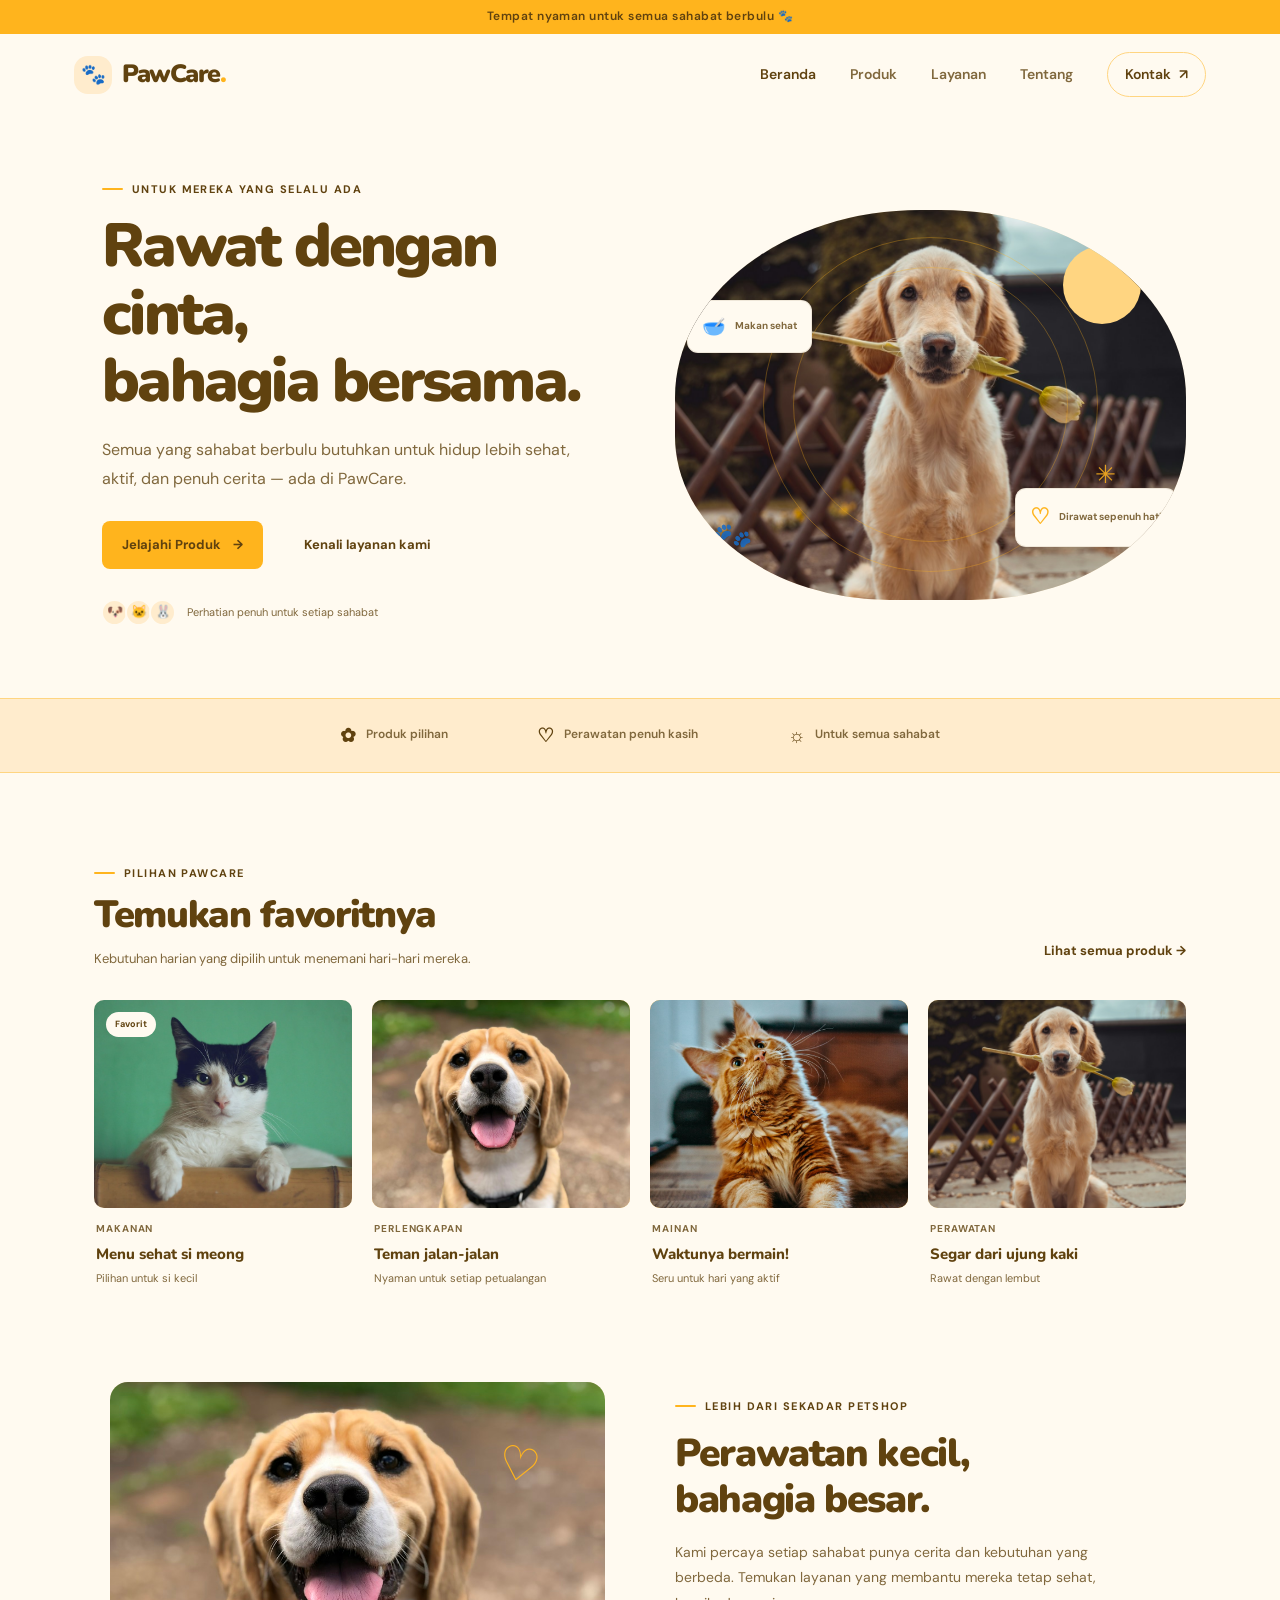
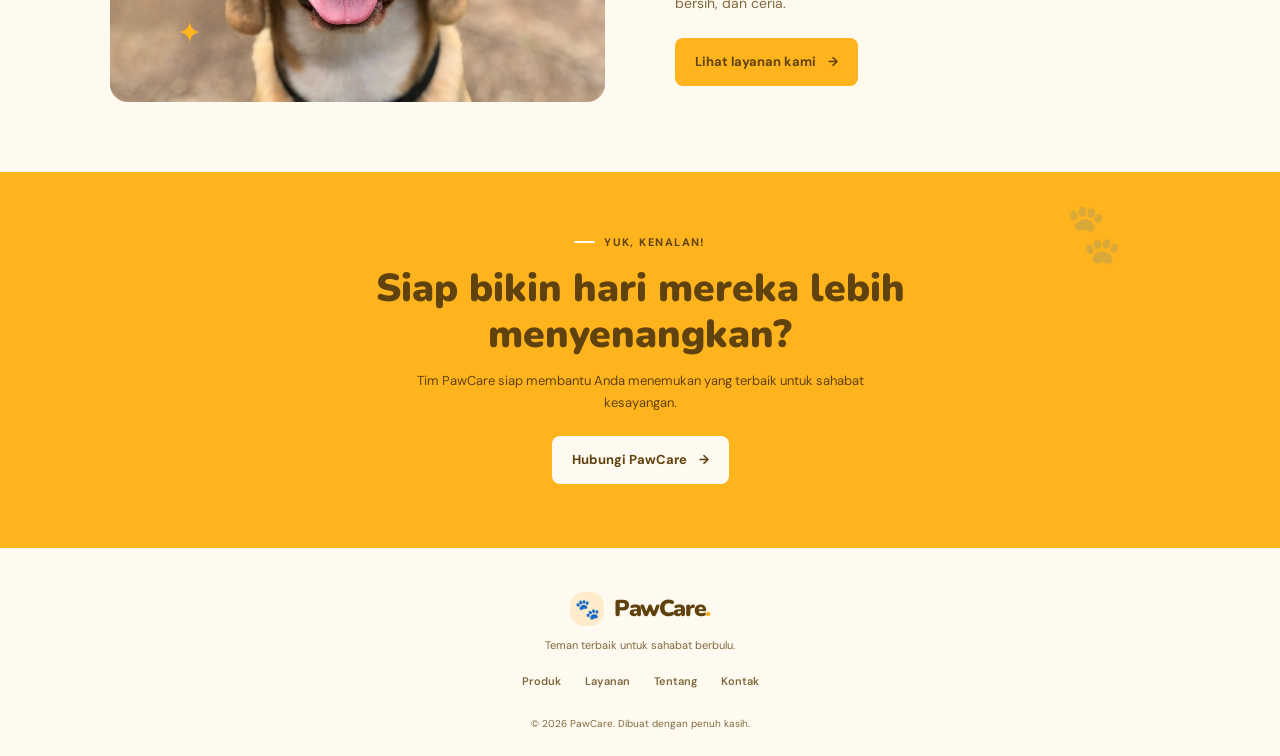
<file: index.html>
<!doctype html>
<html lang="id">
  <head>
    <meta charset="UTF-8" />
    <meta name="viewport" content="width=device-width, initial-scale=1.0" />
    <meta
      name="description"
      content="PawCare adalah petshop untuk kebutuhan harian, perawatan, dan kebahagiaan hewan kesayangan Anda."
    />
    <title>PawCare — Teman Terbaik Hewan Kesayangan</title>
    <link rel="preconnect" href="https://fonts.googleapis.com" />
    <link rel="preconnect" href="https://fonts.gstatic.com" crossorigin />
    <link
      href="https://fonts.googleapis.com/css2?family=DM+Sans:wght@400;500;600;700&family=Nunito:wght@600;700;800;900&display=swap"
      rel="stylesheet"
    />
    <link rel="stylesheet" href="styles.css" />
    <script src="js/script.js" defer></script>
  </head>
  <body>
    <div class="announcement">Tempat nyaman untuk semua sahabat berbulu 🐾</div>
    <header class="site-header">
      <a class="brand" href="index.html" aria-label="PawCare, beranda">
        <span class="brand-mark" aria-hidden="true">🐾</span>
        <span>PawCare<span class="brand-period">.</span></span>
      </a>
      <button
        class="menu-toggle"
        type="button"
        aria-expanded="false"
        aria-controls="primary-nav"
      >
        <span class="sr-only">Buka menu</span>
        <span></span><span></span><span></span>
      </button>
      <nav class="primary-nav" id="primary-nav" aria-label="Navigasi utama">
        <a class="active" href="index.html" aria-current="page">Beranda</a>
        <a href="produk.html">Produk</a>
        <a href="layanan.html">Layanan</a>
        <a href="tentang.html">Tentang</a>
        <a class="nav-contact" href="kontak.html"
          >Kontak <span aria-hidden="true">↗</span></a
        >
      </nav>
    </header>

    <main>
      <section class="hero">
        <div class="hero-copy">
          <p class="eyebrow"><span></span> Untuk mereka yang selalu ada</p>
          <h1>Rawat dengan cinta,<br /><span>bahagia bersama.</span></h1>
          <p class="hero-description">
            Semua yang sahabat berbulu butuhkan untuk hidup lebih sehat, aktif,
            dan penuh cerita — ada di PawCare.
          </p>
          <div class="hero-actions">
            <a class="button button-primary" href="produk.html"
              >Jelajahi Produk <span aria-hidden="true">→</span></a
            >
            <a class="button button-text" href="layanan.html"
              >Kenali layanan kami</a
            >
          </div>
          <div class="hero-note">
            <span class="note-avatars" aria-hidden="true"
              ><span>🐶</span><span>🐱</span><span>🐰</span></span
            >
            <span>Perhatian penuh untuk setiap sahabat</span>
          </div>
        </div>
        <div class="hero-art">
          <img
            class="hero-photo"
            src="img/anjing-golden.jpg"
            alt="Anjing golden retriever sedang duduk santai di luar ruangan"
          />
          <div class="hero-sun"></div>
          <div class="hero-circle circle-one"></div>
          <div class="hero-circle circle-two"></div>
          <span class="hero-spark spark-one">✦</span>
          <span class="hero-spark spark-two">✳</span>
          <div class="floating-tag tag-food">
            <span>🥣</span><span>Makan sehat</span>
          </div>
          <div class="floating-tag tag-love">
            <span>♡</span><span>Dirawat sepenuh hati</span>
          </div>
          <span class="hero-paw" aria-hidden="true">🐾</span>
        </div>
      </section>

      <section class="benefit-strip" aria-label="Keunggulan PawCare">
        <div>
          <span class="benefit-icon">✿</span><span>Produk pilihan</span>
        </div>
        <div>
          <span class="benefit-icon">♡</span><span>Perawatan penuh kasih</span>
        </div>
        <div>
          <span class="benefit-icon">☼</span><span>Untuk semua sahabat</span>
        </div>
      </section>

      <section class="section section-products">
        <div class="section-heading">
          <div>
            <p class="eyebrow"><span></span> Pilihan PawCare</p>
            <h2>Temukan favoritnya</h2>
            <p class="section-intro">
              Kebutuhan harian yang dipilih untuk menemani hari-hari mereka.
            </p>
          </div>
          <a class="text-link" href="produk.html"
            >Lihat semua produk <span aria-hidden="true">→</span></a
          >
        </div>
        <div class="product-grid">
          <article class="product-card">
            <a
              class="product-image product-peach"
              href="produk.html"
              aria-label="Lihat makanan kucing"
              ><img
                src="img/kucing-rumahan.jpg"
                alt="Kucing hitam putih sedang bersantai"
                loading="lazy"
              /><span class="product-badge">Favorit</span></a
            >
            <div class="product-details">
              <p class="product-category">Makanan</p>
              <h3>Menu sehat si meong</h3>
              <p class="product-price">Pilihan untuk si kecil</p>
            </div>
          </article>
          <article class="product-card">
            <a
              class="product-image product-mint"
              href="produk.html"
              aria-label="Lihat perlengkapan anjing"
              ><img
                src="img/anjing-ceria.jpg"
                alt="Anjing ceria melihat ke arah kamera"
                loading="lazy"
            /></a>
            <div class="product-details">
              <p class="product-category">Perlengkapan</p>
              <h3>Teman jalan-jalan</h3>
              <p class="product-price">Nyaman untuk setiap petualangan</p>
            </div>
          </article>
          <article class="product-card">
            <a
              class="product-image product-lilac"
              href="produk.html"
              aria-label="Lihat mainan hewan"
              ><img
                src="img/kucing-oren.jpg"
                alt="Kucing oren sedang bermain"
                loading="lazy"
            /></a>
            <div class="product-details">
              <p class="product-category">Mainan</p>
              <h3>Waktunya bermain!</h3>
              <p class="product-price">Seru untuk hari yang aktif</p>
            </div>
          </article>
          <article class="product-card">
            <a
              class="product-image product-yellow"
              href="produk.html"
              aria-label="Lihat produk perawatan"
              ><img
                src="img/anjing-golden.jpg"
                alt="Anjing golden retriever yang terawat"
                loading="lazy"
            /></a>
            <div class="product-details">
              <p class="product-category">Perawatan</p>
              <h3>Segar dari ujung kaki</h3>
              <p class="product-price">Rawat dengan lembut</p>
            </div>
          </article>
        </div>
      </section>

      <section class="home-services">
        <div class="services-art">
          <img
            src="img/anjing-ceria.jpg"
            alt="Anjing sedang menikmati waktu santai"
            loading="lazy"
          /><span class="art-heart" aria-hidden="true">♡</span
          ><span class="art-star" aria-hidden="true">✦</span>
        </div>
        <div class="home-services-copy">
          <p class="eyebrow"><span></span> Lebih dari sekadar petshop</p>
          <h2>Perawatan kecil,<br />bahagia besar.</h2>
          <p>
            Kami percaya setiap sahabat punya cerita dan kebutuhan yang berbeda.
            Temukan layanan yang membantu mereka tetap sehat, bersih, dan ceria.
          </p>
          <a class="button button-primary" href="layanan.html"
            >Lihat layanan kami <span aria-hidden="true">→</span></a
          >
        </div>
      </section>

      <section class="closing-cta">
        <span class="cta-paw" aria-hidden="true">🐾</span>
        <p class="eyebrow"><span></span> Yuk, kenalan!</p>
        <h2>Siap bikin hari mereka lebih menyenangkan?</h2>
        <p>
          Tim PawCare siap membantu Anda menemukan yang terbaik untuk sahabat
          kesayangan.
        </p>
        <a class="button button-light" href="kontak.html"
          >Hubungi PawCare <span aria-hidden="true">→</span></a
        >
      </section>
    </main>

    <footer class="site-footer">
      <a class="brand footer-brand" href="index.html"
        ><span class="brand-mark" aria-hidden="true">🐾</span
        ><span>PawCare<span class="brand-period">.</span></span></a
      >
      <p>Teman terbaik untuk sahabat berbulu.</p>
      <div class="footer-links">
        <a href="produk.html">Produk</a><a href="layanan.html">Layanan</a
        ><a href="tentang.html">Tentang</a><a href="kontak.html">Kontak</a>
      </div>
      <small
        >© <span data-year></span> PawCare. Dibuat dengan penuh kasih.</small
      >
    </footer>
  </body>
</html>
</file>
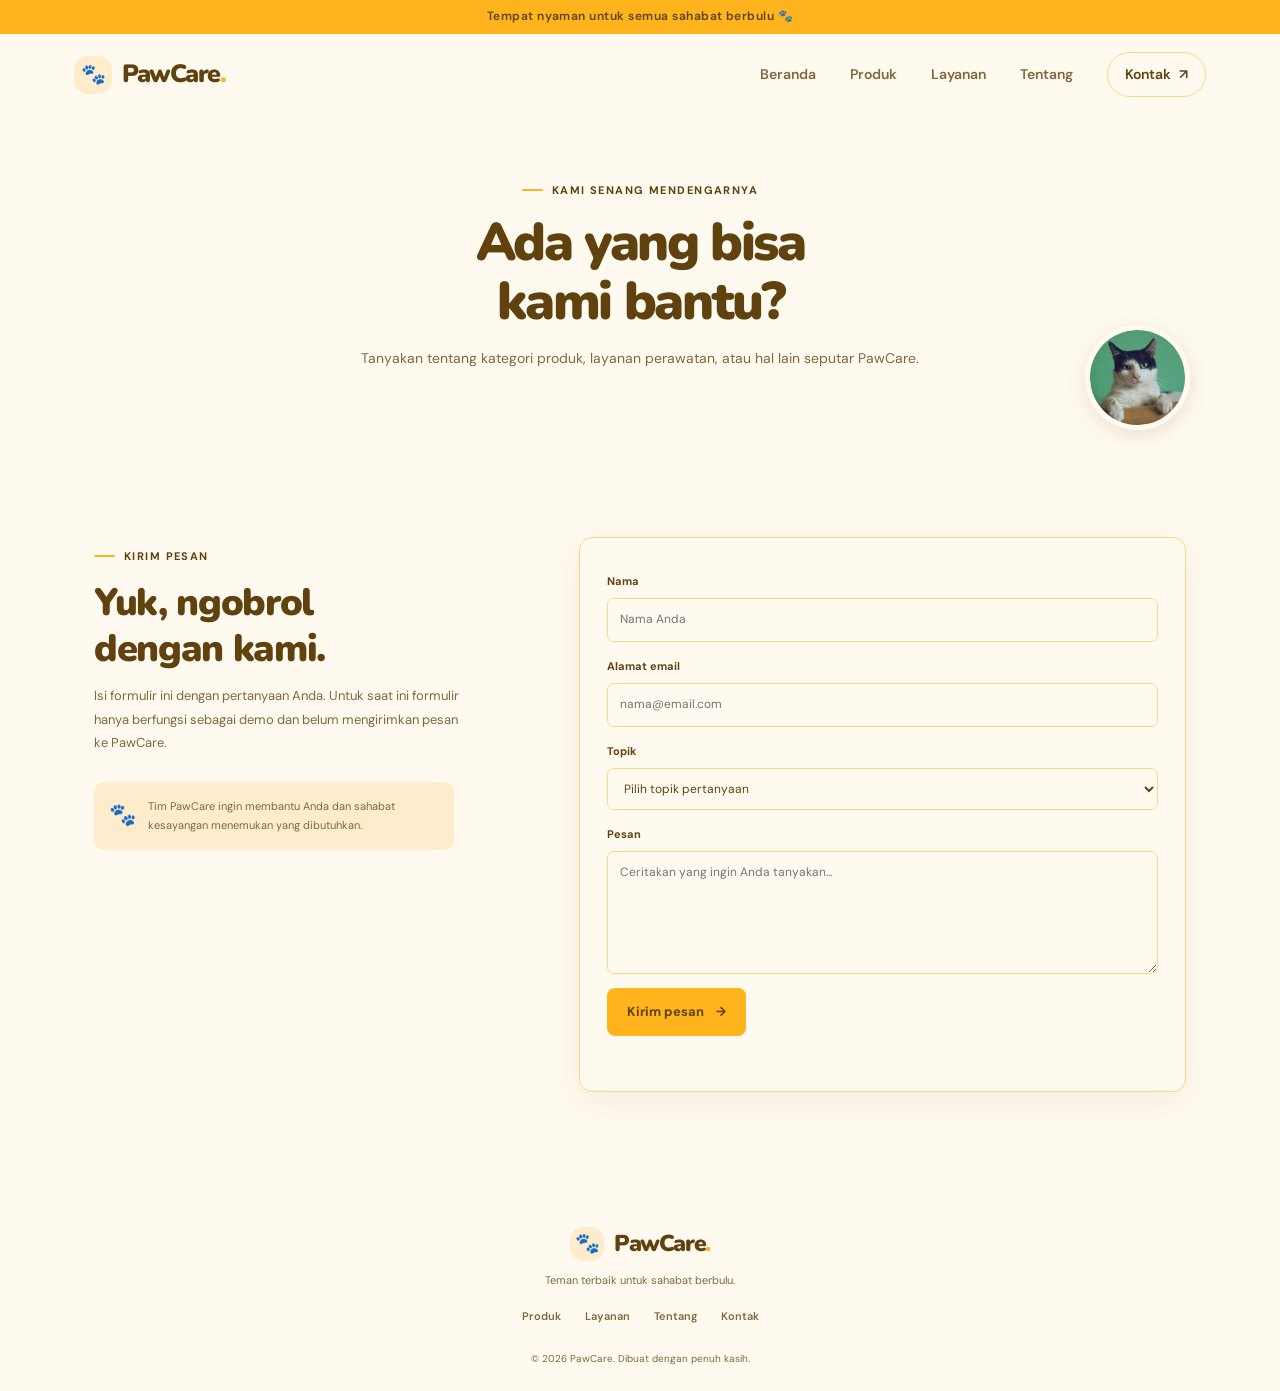
<file: kontak.html>
<!doctype html>
<html lang="id">
  <head>
    <meta charset="UTF-8" />
    <meta name="viewport" content="width=device-width, initial-scale=1.0" />
    <meta
      name="description"
      content="Hubungi PawCare untuk bertanya tentang produk dan layanan bagi hewan kesayangan."
    />
    <title>Kontak | PawCare</title>
    <link rel="preconnect" href="https://fonts.googleapis.com" />
    <link rel="preconnect" href="https://fonts.gstatic.com" crossorigin />
    <link
      href="https://fonts.googleapis.com/css2?family=DM+Sans:wght@400;500;600;700&family=Nunito:wght@600;700;800;900&display=swap"
      rel="stylesheet"
    />
    <link rel="stylesheet" href="styles.css" />
    <script src="js/script.js" defer></script>
  </head>
  <body>
    <div class="announcement">Tempat nyaman untuk semua sahabat berbulu 🐾</div>
    <header class="site-header">
      <a class="brand" href="index.html" aria-label="PawCare, beranda"
        ><span class="brand-mark" aria-hidden="true">🐾</span
        ><span>PawCare<span class="brand-period">.</span></span></a
      >
      <button
        class="menu-toggle"
        type="button"
        aria-expanded="false"
        aria-controls="primary-nav"
      >
        <span class="sr-only">Buka menu</span><span></span><span></span
        ><span></span>
      </button>
      <nav class="primary-nav" id="primary-nav" aria-label="Navigasi utama">
        <a href="index.html">Beranda</a><a href="produk.html">Produk</a
        ><a href="layanan.html">Layanan</a><a href="tentang.html">Tentang</a
        ><a class="nav-contact active" href="kontak.html" aria-current="page"
          >Kontak <span aria-hidden="true">↗</span></a
        >
      </nav>
    </header>
    <main>
      <section class="page-hero contact-page-hero">
        <p class="eyebrow"><span></span> Kami senang mendengarnya</p>
        <h1>Ada yang bisa<br /><span>kami bantu?</span></h1>
        <p>
          Tanyakan tentang kategori produk, layanan perawatan, atau hal lain
          seputar PawCare.
        </p>
        <div class="page-hero-art">
          <img
            src="img/kucing-rumahan.jpg"
            alt="Kucing hitam putih yang ramah"
          />
        </div>
      </section>
      <section class="section contact-section">
        <div class="contact-copy">
          <p class="eyebrow"><span></span> Kirim pesan</p>
          <h2>Yuk, ngobrol dengan kami.</h2>
          <p>
            Isi formulir ini dengan pertanyaan Anda. Untuk saat ini formulir
            hanya berfungsi sebagai demo dan belum mengirimkan pesan ke PawCare.
          </p>
          <div class="contact-note">
            <span>🐾</span>
            <p>
              Tim PawCare ingin membantu Anda dan sahabat kesayangan menemukan
              yang dibutuhkan.
            </p>
          </div>
        </div>
        <form class="contact-form" id="contact-form">
          <label for="name">Nama</label>
          <input
            id="name"
            name="name"
            type="text"
            autocomplete="name"
            placeholder="Nama Anda"
            required
          />
          <label for="email">Alamat email</label>
          <input
            id="email"
            name="email"
            type="email"
            autocomplete="email"
            placeholder="nama@email.com"
            required
          />
          <label for="topic">Topik</label>
          <select id="topic" name="topic" required>
            <option value="" disabled selected>Pilih topik pertanyaan</option>
            <option value="produk">Informasi produk</option>
            <option value="layanan">Informasi layanan</option>
            <option value="lainnya">Lainnya</option>
          </select>
          <label for="message">Pesan</label>
          <textarea
            id="message"
            name="message"
            rows="5"
            placeholder="Ceritakan yang ingin Anda tanyakan..."
            required
          ></textarea>
          <button class="button button-primary" type="submit">
            Kirim pesan <span aria-hidden="true">→</span>
          </button>
          <p class="form-status" id="form-status" aria-live="polite"></p>
        </form>
      </section>
    </main>
    <footer class="site-footer">
      <a class="brand footer-brand" href="index.html"
        ><span class="brand-mark" aria-hidden="true">🐾</span
        ><span>PawCare<span class="brand-period">.</span></span></a
      >
      <p>Teman terbaik untuk sahabat berbulu.</p>
      <div class="footer-links">
        <a href="produk.html">Produk</a><a href="layanan.html">Layanan</a
        ><a href="tentang.html">Tentang</a><a href="kontak.html">Kontak</a>
      </div>
      <small
        >© <span data-year></span> PawCare. Dibuat dengan penuh kasih.</small
      >
    </footer>
  </body>
</html>
</file>
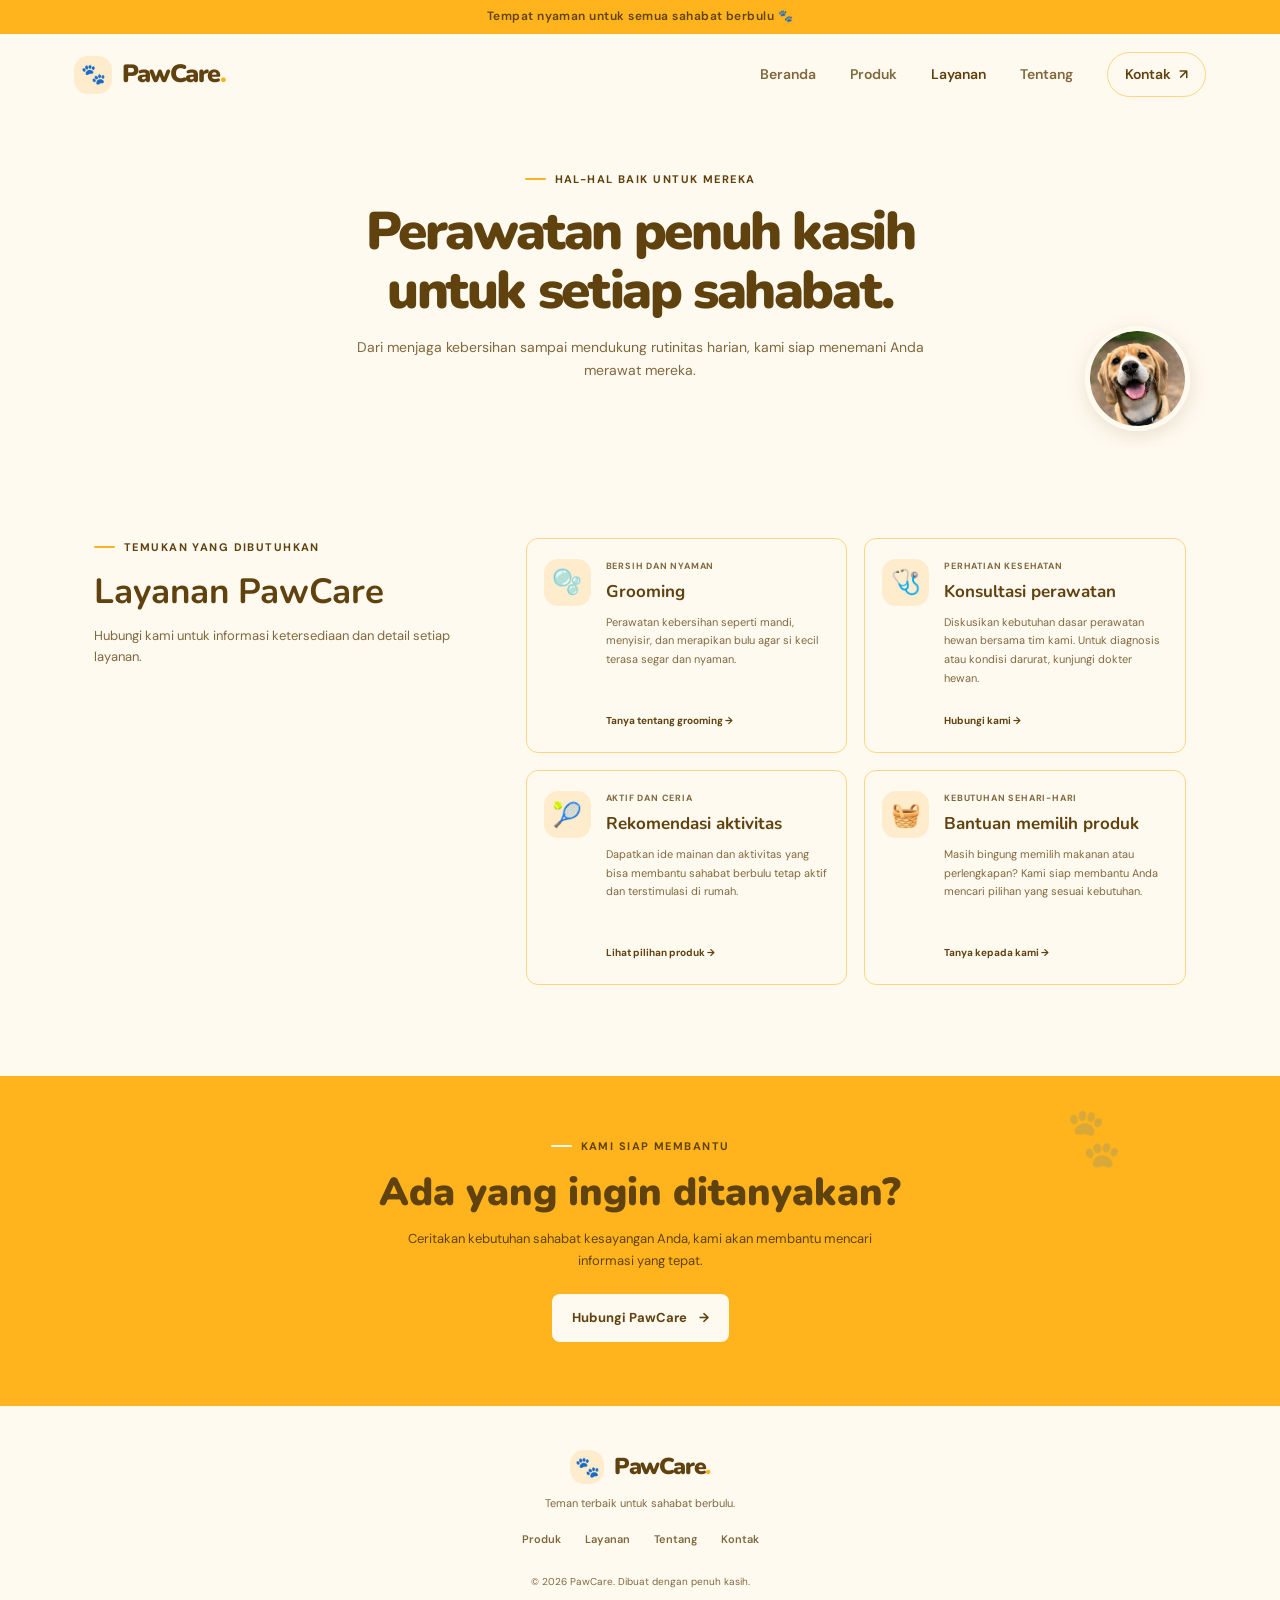
<file: layanan.html>
<!doctype html>
<html lang="id">
  <head>
    <meta charset="UTF-8" />
    <meta name="viewport" content="width=device-width, initial-scale=1.0" />
    <meta
      name="description"
      content="Jelajahi pilihan layanan PawCare untuk mendukung kesehatan, kebersihan, dan kebahagiaan hewan kesayangan."
    />
    <title>Layanan | PawCare</title>
    <link rel="preconnect" href="https://fonts.googleapis.com" />
    <link rel="preconnect" href="https://fonts.gstatic.com" crossorigin />
    <link
      href="https://fonts.googleapis.com/css2?family=DM+Sans:wght@400;500;600;700&family=Nunito:wght@600;700;800;900&display=swap"
      rel="stylesheet"
    />
    <link rel="stylesheet" href="styles.css" />
    <script src="js/script.js" defer></script>
  </head>
  <body>
    <div class="announcement">Tempat nyaman untuk semua sahabat berbulu 🐾</div>
    <header class="site-header">
      <a class="brand" href="index.html" aria-label="PawCare, beranda"
        ><span class="brand-mark" aria-hidden="true">🐾</span
        ><span>PawCare<span class="brand-period">.</span></span></a
      >
      <button
        class="menu-toggle"
        type="button"
        aria-expanded="false"
        aria-controls="primary-nav"
      >
        <span class="sr-only">Buka menu</span><span></span><span></span
        ><span></span>
      </button>
      <nav class="primary-nav" id="primary-nav" aria-label="Navigasi utama">
        <a href="index.html">Beranda</a><a href="produk.html">Produk</a
        ><a class="active" href="layanan.html" aria-current="page">Layanan</a
        ><a href="tentang.html">Tentang</a
        ><a class="nav-contact" href="kontak.html"
          >Kontak <span aria-hidden="true">↗</span></a
        >
      </nav>
    </header>
    <main>
      <section class="page-hero">
        <p class="eyebrow"><span></span> Hal-hal baik untuk mereka</p>
        <h1>Perawatan penuh kasih<br /><span>untuk setiap sahabat.</span></h1>
        <p>
          Dari menjaga kebersihan sampai mendukung rutinitas harian, kami siap
          menemani Anda merawat mereka.
        </p>
        <div class="page-hero-art">
          <img src="img/anjing-ceria.jpg" alt="Anjing ceria" />
        </div>
      </section>
      <section class="section service-list">
        <div class="service-list-heading">
          <p class="eyebrow"><span></span> Temukan yang dibutuhkan</p>
          <h2>Layanan PawCare</h2>
          <p>
            Hubungi kami untuk informasi ketersediaan dan detail setiap layanan.
          </p>
        </div>
        <div class="service-detail-grid">
          <article class="service-detail">
            <span class="service-emoji">🫧</span>
            <div>
              <p class="product-category">Bersih dan nyaman</p>
              <h3>Grooming</h3>
              <p>
                Perawatan kebersihan seperti mandi, menyisir, dan merapikan bulu
                agar si kecil terasa segar dan nyaman.
              </p>
              <a class="text-link" href="kontak.html"
                >Tanya tentang grooming <span aria-hidden="true">→</span></a
              >
            </div>
          </article>
          <article class="service-detail">
            <span class="service-emoji">🩺</span>
            <div>
              <p class="product-category">Perhatian kesehatan</p>
              <h3>Konsultasi perawatan</h3>
              <p>
                Diskusikan kebutuhan dasar perawatan hewan bersama tim kami.
                Untuk diagnosis atau kondisi darurat, kunjungi dokter hewan.
              </p>
              <a class="text-link" href="kontak.html"
                >Hubungi kami <span aria-hidden="true">→</span></a
              >
            </div>
          </article>
          <article class="service-detail">
            <span class="service-emoji">🎾</span>
            <div>
              <p class="product-category">Aktif dan ceria</p>
              <h3>Rekomendasi aktivitas</h3>
              <p>
                Dapatkan ide mainan dan aktivitas yang bisa membantu sahabat
                berbulu tetap aktif dan terstimulasi di rumah.
              </p>
              <a class="text-link" href="produk.html"
                >Lihat pilihan produk <span aria-hidden="true">→</span></a
              >
            </div>
          </article>
          <article class="service-detail">
            <span class="service-emoji">🧺</span>
            <div>
              <p class="product-category">Kebutuhan sehari-hari</p>
              <h3>Bantuan memilih produk</h3>
              <p>
                Masih bingung memilih makanan atau perlengkapan? Kami siap
                membantu Anda mencari pilihan yang sesuai kebutuhan.
              </p>
              <a class="text-link" href="kontak.html"
                >Tanya kepada kami <span aria-hidden="true">→</span></a
              >
            </div>
          </article>
        </div>
      </section>
      <section class="closing-cta">
        <span class="cta-paw" aria-hidden="true">🐾</span>
        <p class="eyebrow"><span></span> Kami siap membantu</p>
        <h2>Ada yang ingin ditanyakan?</h2>
        <p>
          Ceritakan kebutuhan sahabat kesayangan Anda, kami akan membantu
          mencari informasi yang tepat.
        </p>
        <a class="button button-light" href="kontak.html"
          >Hubungi PawCare <span aria-hidden="true">→</span></a
        >
      </section>
    </main>
    <footer class="site-footer">
      <a class="brand footer-brand" href="index.html"
        ><span class="brand-mark" aria-hidden="true">🐾</span
        ><span>PawCare<span class="brand-period">.</span></span></a
      >
      <p>Teman terbaik untuk sahabat berbulu.</p>
      <div class="footer-links">
        <a href="produk.html">Produk</a><a href="layanan.html">Layanan</a
        ><a href="tentang.html">Tentang</a><a href="kontak.html">Kontak</a>
      </div>
      <small
        >© <span data-year></span> PawCare. Dibuat dengan penuh kasih.</small
      >
    </footer>
  </body>
</html>
</file>
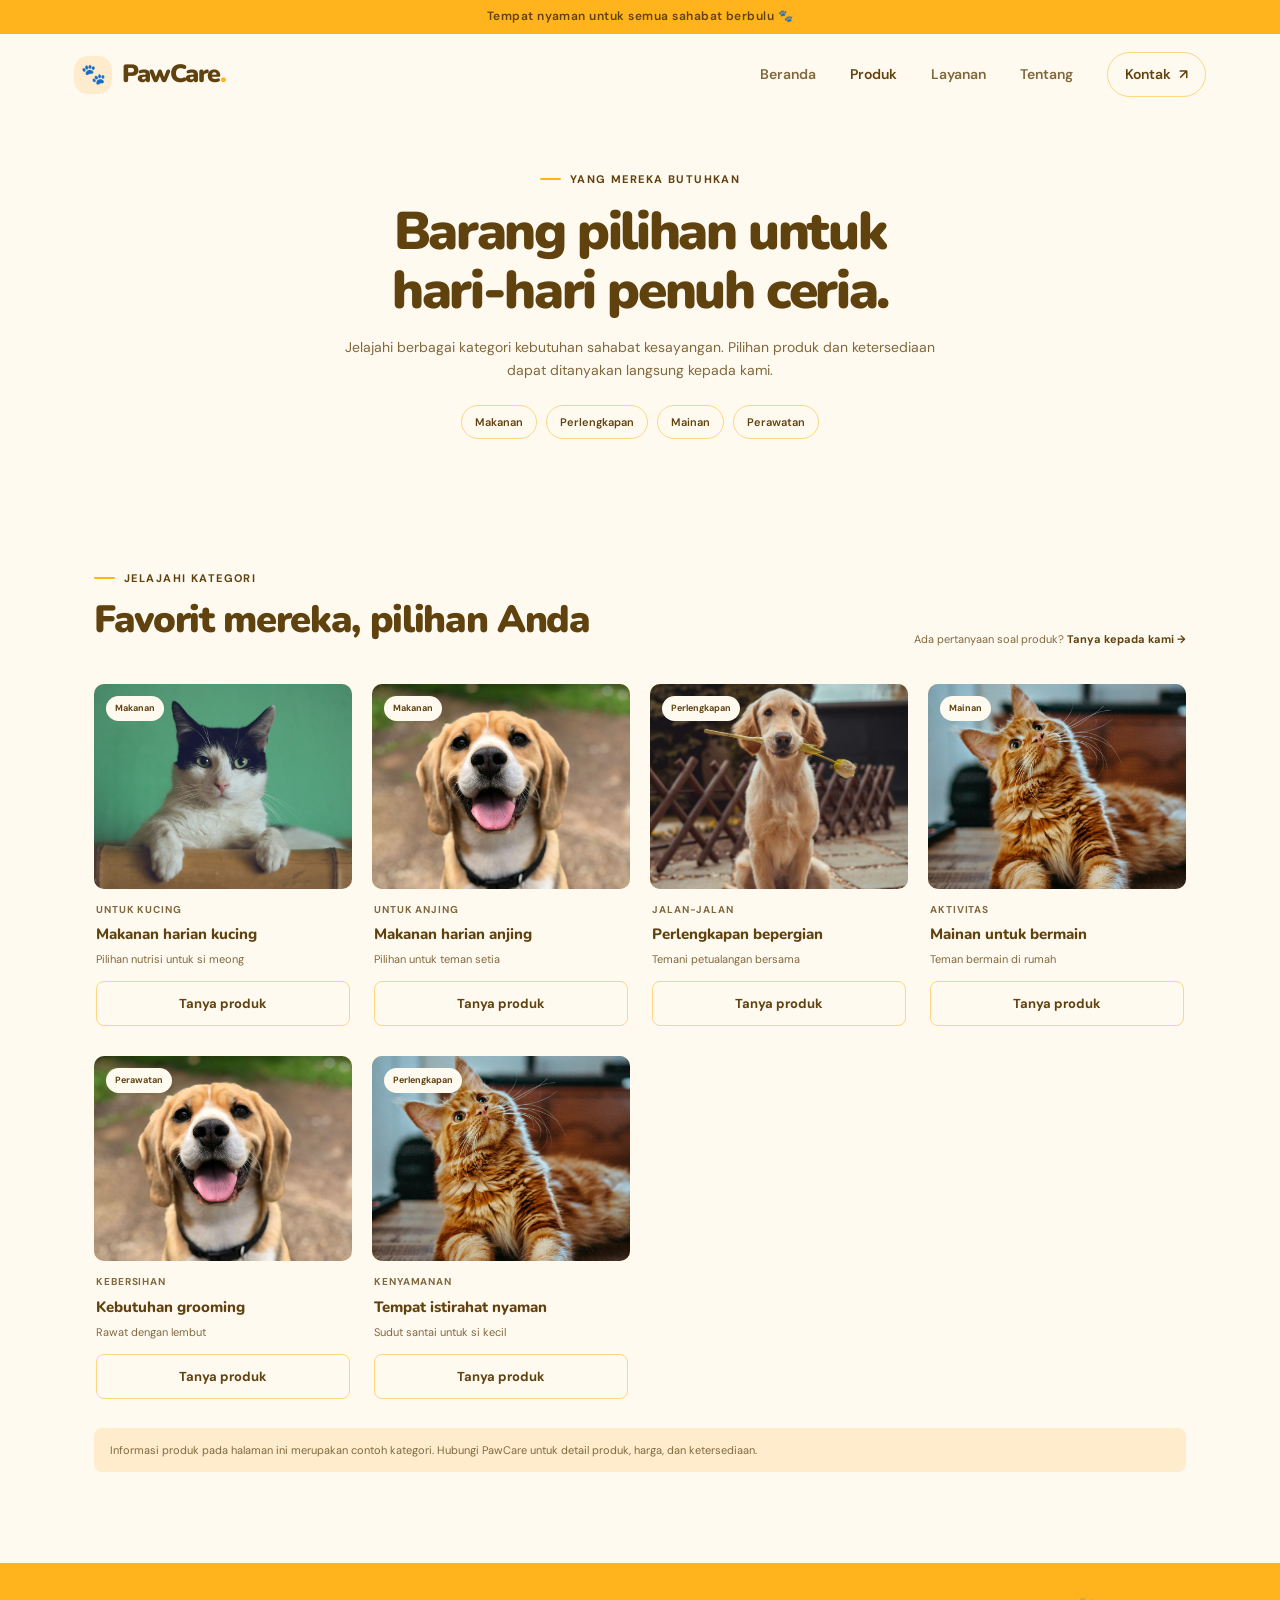
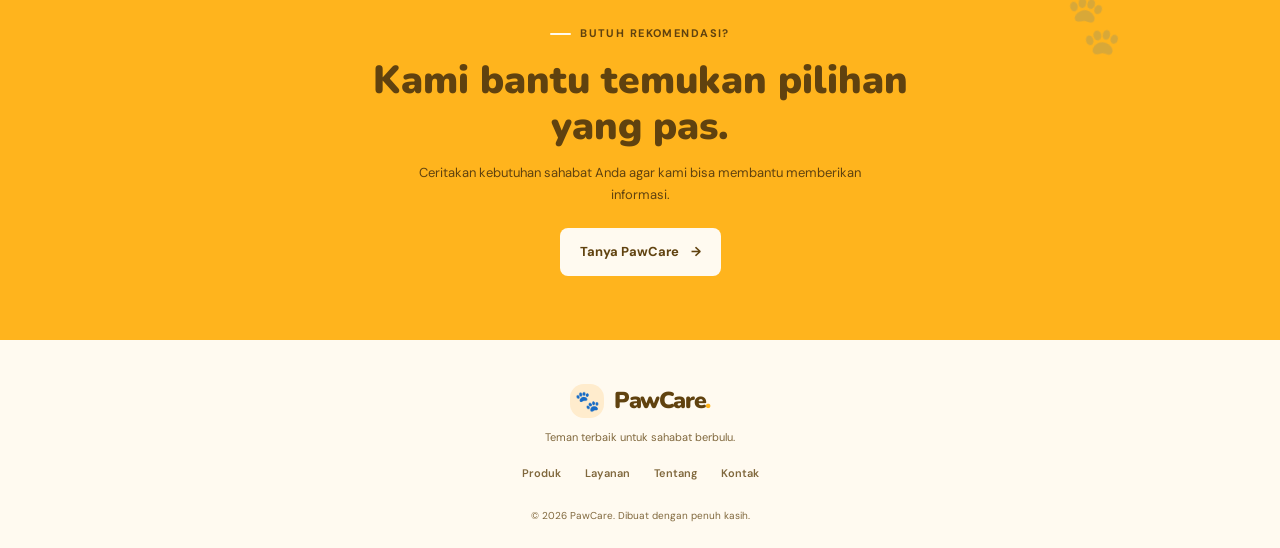
<file: produk.html>
<!doctype html>
<html lang="id">
  <head>
    <meta charset="UTF-8" />
    <meta name="viewport" content="width=device-width, initial-scale=1.0" />
    <meta
      name="description"
      content="Lihat kategori makanan, perlengkapan, mainan, dan perawatan hewan dari PawCare."
    />
    <title>Produk | PawCare</title>
    <link rel="preconnect" href="https://fonts.googleapis.com" />
    <link rel="preconnect" href="https://fonts.gstatic.com" crossorigin />
    <link
      href="https://fonts.googleapis.com/css2?family=DM+Sans:wght@400;500;600;700&family=Nunito:wght@600;700;800;900&display=swap"
      rel="stylesheet"
    />
    <link rel="stylesheet" href="styles.css" />
    <script src="js/script.js" defer></script>
  </head>
  <body>
    <div class="announcement">Tempat nyaman untuk semua sahabat berbulu 🐾</div>
    <header class="site-header">
      <a class="brand" href="index.html" aria-label="PawCare, beranda"
        ><span class="brand-mark" aria-hidden="true">🐾</span
        ><span>PawCare<span class="brand-period">.</span></span></a
      >
      <button
        class="menu-toggle"
        type="button"
        aria-expanded="false"
        aria-controls="primary-nav"
      >
        <span class="sr-only">Buka menu</span><span></span><span></span
        ><span></span>
      </button>
      <nav class="primary-nav" id="primary-nav" aria-label="Navigasi utama">
        <a href="index.html">Beranda</a
        ><a class="active" href="produk.html" aria-current="page">Produk</a
        ><a href="layanan.html">Layanan</a><a href="tentang.html">Tentang</a
        ><a class="nav-contact" href="kontak.html"
          >Kontak <span aria-hidden="true">↗</span></a
        >
      </nav>
    </header>
    <main>
      <section class="page-hero product-page-hero">
        <p class="eyebrow"><span></span> Yang mereka butuhkan</p>
        <h1>Barang pilihan untuk<br /><span>hari-hari penuh ceria.</span></h1>
        <p>
          Jelajahi berbagai kategori kebutuhan sahabat kesayangan. Pilihan
          produk dan ketersediaan dapat ditanyakan langsung kepada kami.
        </p>
        <div class="category-pills">
          <a href="#makanan">Makanan</a><a href="#perlengkapan">Perlengkapan</a
          ><a href="#mainan">Mainan</a><a href="#perawatan">Perawatan</a>
        </div>
      </section>
      <section class="section catalog-section">
        <div class="section-heading">
          <div>
            <p class="eyebrow"><span></span> Jelajahi kategori</p>
            <h2>Favorit mereka, pilihan Anda</h2>
          </div>
          <p class="catalog-note">
            Ada pertanyaan soal produk?
            <a href="kontak.html">Tanya kepada kami →</a>
          </p>
        </div>
        <div class="product-grid catalog-grid">
          <article class="product-card" id="makanan">
            <div class="product-image product-peach">
              <img
                src="img/kucing-rumahan.jpg"
                alt="Kucing hitam putih beristirahat"
                loading="lazy"
              /><span class="product-badge">Makanan</span>
            </div>
            <div class="product-details">
              <p class="product-category">Untuk kucing</p>
              <h3>Makanan harian kucing</h3>
              <p class="product-price">Pilihan nutrisi untuk si meong</p>
              <a class="button button-outline" href="kontak.html"
                >Tanya produk</a
              >
            </div>
          </article>
          <article class="product-card">
            <div class="product-image product-mint">
              <img
                src="img/anjing-ceria.jpg"
                alt="Anjing ceria melihat ke arah kamera"
                loading="lazy"
              /><span class="product-badge">Makanan</span>
            </div>
            <div class="product-details">
              <p class="product-category">Untuk anjing</p>
              <h3>Makanan harian anjing</h3>
              <p class="product-price">Pilihan untuk teman setia</p>
              <a class="button button-outline" href="kontak.html"
                >Tanya produk</a
              >
            </div>
          </article>
          <article class="product-card" id="perlengkapan">
            <div class="product-image product-lilac">
              <img
                src="img/anjing-golden.jpg"
                alt="Anjing golden retriever sedang duduk"
                loading="lazy"
              /><span class="product-badge">Perlengkapan</span>
            </div>
            <div class="product-details">
              <p class="product-category">Jalan-jalan</p>
              <h3>Perlengkapan bepergian</h3>
              <p class="product-price">Temani petualangan bersama</p>
              <a class="button button-outline" href="kontak.html"
                >Tanya produk</a
              >
            </div>
          </article>
          <article class="product-card" id="mainan">
            <div class="product-image product-yellow">
              <img
                src="img/kucing-oren.jpg"
                alt="Kucing oren sedang bermain"
                loading="lazy"
              /><span class="product-badge">Mainan</span>
            </div>
            <div class="product-details">
              <p class="product-category">Aktivitas</p>
              <h3>Mainan untuk bermain</h3>
              <p class="product-price">Teman bermain di rumah</p>
              <a class="button button-outline" href="kontak.html"
                >Tanya produk</a
              >
            </div>
          </article>
          <article class="product-card" id="perawatan">
            <div class="product-image product-blue">
              <img
                src="img/anjing-ceria.jpg"
                alt="Anjing dengan bulu bersih dan terawat"
                loading="lazy"
              /><span class="product-badge">Perawatan</span>
            </div>
            <div class="product-details">
              <p class="product-category">Kebersihan</p>
              <h3>Kebutuhan grooming</h3>
              <p class="product-price">Rawat dengan lembut</p>
              <a class="button button-outline" href="kontak.html"
                >Tanya produk</a
              >
            </div>
          </article>
          <article class="product-card">
            <div class="product-image product-rose">
              <img
                src="img/kucing-oren.jpg"
                alt="Kucing oren beristirahat dengan nyaman"
                loading="lazy"
              /><span class="product-badge">Perlengkapan</span>
            </div>
            <div class="product-details">
              <p class="product-category">Kenyamanan</p>
              <h3>Tempat istirahat nyaman</h3>
              <p class="product-price">Sudut santai untuk si kecil</p>
              <a class="button button-outline" href="kontak.html"
                >Tanya produk</a
              >
            </div>
          </article>
        </div>
        <p class="catalog-disclaimer">
          Informasi produk pada halaman ini merupakan contoh kategori. Hubungi
          PawCare untuk detail produk, harga, dan ketersediaan.
        </p>
      </section>
      <section class="closing-cta">
        <span class="cta-paw" aria-hidden="true">🐾</span>
        <p class="eyebrow"><span></span> Butuh rekomendasi?</p>
        <h2>Kami bantu temukan pilihan yang pas.</h2>
        <p>
          Ceritakan kebutuhan sahabat Anda agar kami bisa membantu memberikan
          informasi.
        </p>
        <a class="button button-light" href="kontak.html"
          >Tanya PawCare <span aria-hidden="true">→</span></a
        >
      </section>
    </main>
    <footer class="site-footer">
      <a class="brand footer-brand" href="index.html"
        ><span class="brand-mark" aria-hidden="true">🐾</span
        ><span>PawCare<span class="brand-period">.</span></span></a
      >
      <p>Teman terbaik untuk sahabat berbulu.</p>
      <div class="footer-links">
        <a href="produk.html">Produk</a><a href="layanan.html">Layanan</a
        ><a href="tentang.html">Tentang</a><a href="kontak.html">Kontak</a>
      </div>
      <small
        >© <span data-year></span> PawCare. Dibuat dengan penuh kasih.</small
      >
    </footer>
  </body>
</html>
</file>
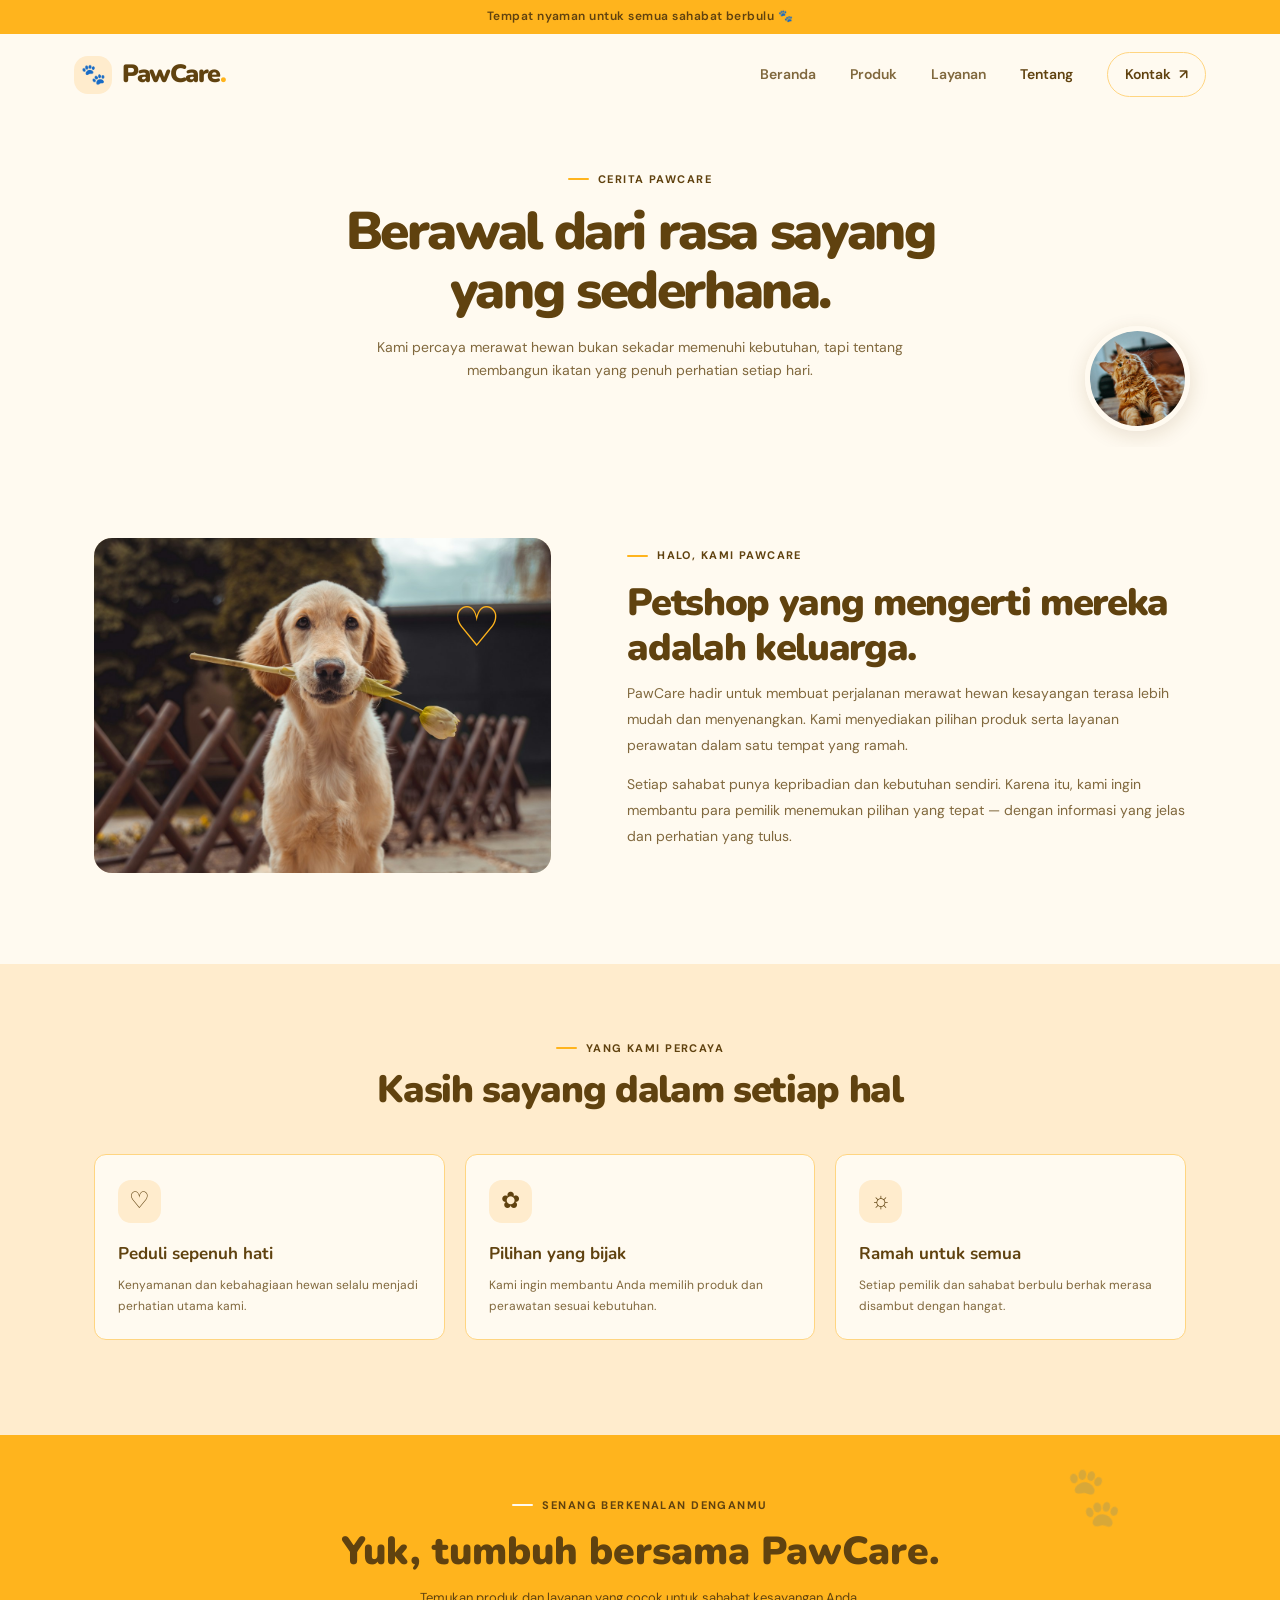
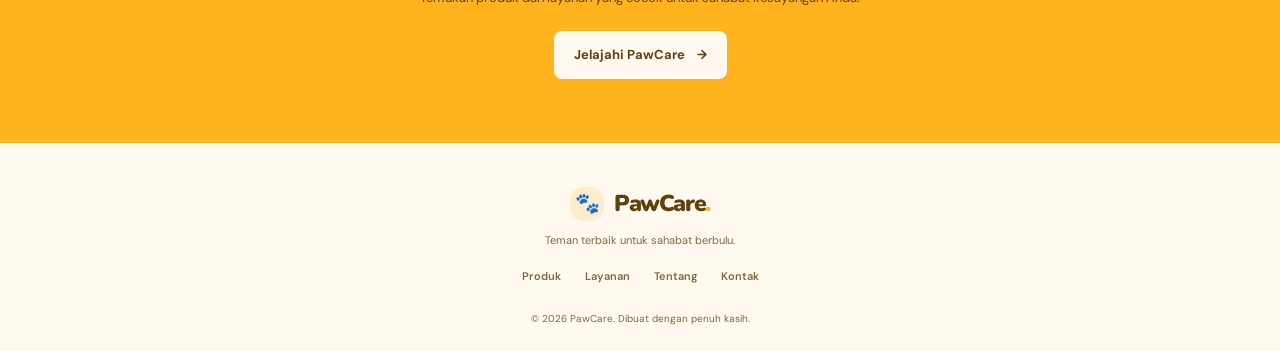
<file: tentang.html>
<!doctype html>
<html lang="id">
  <head>
    <meta charset="UTF-8" />
    <meta name="viewport" content="width=device-width, initial-scale=1.0" />
    <meta
      name="description"
      content="Kenali PawCare, petshop yang hadir untuk membantu Anda merawat sahabat berbulu dengan penuh kasih."
    />
    <title>Tentang Kami | PawCare</title>
    <link rel="preconnect" href="https://fonts.googleapis.com" />
    <link rel="preconnect" href="https://fonts.gstatic.com" crossorigin />
    <link
      href="https://fonts.googleapis.com/css2?family=DM+Sans:wght@400;500;600;700&family=Nunito:wght@600;700;800;900&display=swap"
      rel="stylesheet"
    />
    <link rel="stylesheet" href="styles.css" />
    <script src="js/script.js" defer></script>
  </head>
  <body>
    <div class="announcement">Tempat nyaman untuk semua sahabat berbulu 🐾</div>
    <header class="site-header">
      <a class="brand" href="index.html" aria-label="PawCare, beranda"
        ><span class="brand-mark" aria-hidden="true">🐾</span
        ><span>PawCare<span class="brand-period">.</span></span></a
      >
      <button
        class="menu-toggle"
        type="button"
        aria-expanded="false"
        aria-controls="primary-nav"
      >
        <span class="sr-only">Buka menu</span><span></span><span></span
        ><span></span>
      </button>
      <nav class="primary-nav" id="primary-nav" aria-label="Navigasi utama">
        <a href="index.html">Beranda</a><a href="produk.html">Produk</a
        ><a href="layanan.html">Layanan</a
        ><a class="active" href="tentang.html" aria-current="page">Tentang</a
        ><a class="nav-contact" href="kontak.html"
          >Kontak <span aria-hidden="true">↗</span></a
        >
      </nav>
    </header>
    <main>
      <section class="page-hero">
        <p class="eyebrow"><span></span> Cerita PawCare</p>
        <h1>Berawal dari rasa sayang<br /><span>yang sederhana.</span></h1>
        <p>
          Kami percaya merawat hewan bukan sekadar memenuhi kebutuhan, tapi
          tentang membangun ikatan yang penuh perhatian setiap hari.
        </p>
        <div class="page-hero-art">
          <img src="img/kucing-oren.jpg" alt="Kucing oren duduk nyaman" />
        </div>
      </section>
      <section class="story-section section">
        <div class="story-art">
          <img
            src="img/anjing-golden.jpg"
            alt="Anjing golden retriever yang dirawat dengan penuh kasih"
            loading="lazy"
          /><span class="story-heart" aria-hidden="true">♡</span>
        </div>
        <div class="story-copy">
          <p class="eyebrow"><span></span> Halo, kami PawCare</p>
          <h2>Petshop yang mengerti mereka adalah keluarga.</h2>
          <p>
            PawCare hadir untuk membuat perjalanan merawat hewan kesayangan
            terasa lebih mudah dan menyenangkan. Kami menyediakan pilihan produk
            serta layanan perawatan dalam satu tempat yang ramah.
          </p>
          <p>
            Setiap sahabat punya kepribadian dan kebutuhan sendiri. Karena itu,
            kami ingin membantu para pemilik menemukan pilihan yang tepat —
            dengan informasi yang jelas dan perhatian yang tulus.
          </p>
        </div>
      </section>
      <section class="values-section">
        <div class="section-heading centered">
          <div>
            <p class="eyebrow"><span></span> Yang kami percaya</p>
            <h2>Kasih sayang dalam setiap hal</h2>
          </div>
        </div>
        <div class="value-grid">
          <article class="value-card">
            <span class="value-icon">♡</span>
            <h3>Peduli sepenuh hati</h3>
            <p>
              Kenyamanan dan kebahagiaan hewan selalu menjadi perhatian utama
              kami.
            </p>
          </article>
          <article class="value-card">
            <span class="value-icon">✿</span>
            <h3>Pilihan yang bijak</h3>
            <p>
              Kami ingin membantu Anda memilih produk dan perawatan sesuai
              kebutuhan.
            </p>
          </article>
          <article class="value-card">
            <span class="value-icon">☼</span>
            <h3>Ramah untuk semua</h3>
            <p>
              Setiap pemilik dan sahabat berbulu berhak merasa disambut dengan
              hangat.
            </p>
          </article>
        </div>
      </section>
      <section class="closing-cta">
        <span class="cta-paw" aria-hidden="true">🐾</span>
        <p class="eyebrow"><span></span> Senang berkenalan denganmu</p>
        <h2>Yuk, tumbuh bersama PawCare.</h2>
        <p>
          Temukan produk dan layanan yang cocok untuk sahabat kesayangan Anda.
        </p>
        <a class="button button-light" href="produk.html"
          >Jelajahi PawCare <span aria-hidden="true">→</span></a
        >
      </section>
    </main>
    <footer class="site-footer">
      <a class="brand footer-brand" href="index.html"
        ><span class="brand-mark" aria-hidden="true">🐾</span
        ><span>PawCare<span class="brand-period">.</span></span></a
      >
      <p>Teman terbaik untuk sahabat berbulu.</p>
      <div class="footer-links">
        <a href="produk.html">Produk</a><a href="layanan.html">Layanan</a
        ><a href="tentang.html">Tentang</a><a href="kontak.html">Kontak</a>
      </div>
      <small
        >© <span data-year></span> PawCare. Dibuat dengan penuh kasih.</small
      >
    </footer>
  </body>
</html>
</file>
<file: styles.css>
:root {
  color-scheme: light;
  --floral-white: #fffaf0;
  --papaya-whip: #ffeccd;
  --morning-butter: #ffd581;
  --sunflower-gold: #ffc146;
  --amber-flame: #ffb41d;
  --ink: #60420f;
  --muted: #80683d;
  --line: var(--morning-butter);
  --heading: "Nunito", "Trebuchet MS", sans-serif;
  --body: "DM Sans", Arial, sans-serif;
}

* {
  box-sizing: border-box;
}
html {
  scroll-behavior: smooth;
}
body {
  margin: 0;
  color: var(--ink);
  background: var(--floral-white);
  font-family: var(--body);
  font-size: 16px;
  line-height: 1.65;
}
a {
  color: inherit;
  text-decoration: none;
}
button,
input,
select,
textarea {
  font: inherit;
}
.sr-only {
  position: absolute;
  width: 1px;
  height: 1px;
  padding: 0;
  margin: -1px;
  overflow: hidden;
  clip: rect(0, 0, 0, 0);
  white-space: nowrap;
  border: 0;
}
.announcement {
  padding: 7px 20px;
  color: var(--ink);
  background: var(--amber-flame);
  text-align: center;
  font-size: 12px;
  font-weight: 600;
  letter-spacing: 0.04em;
}
.site-header {
  position: relative;
  z-index: 5;
  display: flex;
  align-items: center;
  justify-content: space-between;
  max-width: 1200px;
  height: 82px;
  margin: 0 auto;
  padding: 0 34px;
  background: var(--floral-white);
}
.brand {
  display: inline-flex;
  align-items: center;
  gap: 10px;
  font-family: var(--heading);
  font-size: 25px;
  font-weight: 900;
  letter-spacing: -0.06em;
}
.brand-mark {
  display: grid;
  width: 38px;
  height: 38px;
  place-items: center;
  border-radius: 14px;
  background: var(--papaya-whip);
  font-size: 20px;
}
.brand-period {
  color: var(--amber-flame);
}
.primary-nav {
  display: flex;
  align-items: center;
  gap: 34px;
  color: var(--muted);
  font-size: 14px;
  font-weight: 600;
}
.primary-nav a {
  transition: color 0.2s ease;
}
.primary-nav a:hover,
.primary-nav a.active {
  color: var(--ink);
}
.primary-nav .nav-contact {
  padding: 10px 17px;
  border: 1px solid var(--line);
  border-radius: 999px;
  color: var(--ink);
}
.nav-contact span {
  margin-left: 5px;
}
.menu-toggle {
  display: none;
}
.hero {
  display: grid;
  grid-template-columns: 1.02fr 0.98fr;
  align-items: center;
  gap: 50px;
  max-width: 1200px;
  min-height: 518px;
  margin: 0 auto;
  padding: 48px 54px 52px;
}
.hero-copy {
  padding: 16px 0 20px 8px;
}
.eyebrow {
  display: flex;
  align-items: center;
  gap: 9px;
  margin: 0 0 15px;
  color: var(--ink);
  font-size: 11px;
  font-weight: 700;
  letter-spacing: 0.13em;
  text-transform: uppercase;
}
.eyebrow > span {
  display: inline-block;
  width: 21px;
  height: 2px;
  border-radius: 2px;
  background: var(--amber-flame);
}
h1,
h2,
h3,
p {
  margin-top: 0;
}
h1,
h2,
h3 {
  font-family: var(--heading);
}
.hero h1,
.page-hero h1 {
  margin-bottom: 20px;
  font-size: clamp(42px, 5vw, 61px);
  font-weight: 900;
  line-height: 1.11;
  letter-spacing: -0.045em;
}
.hero h1 span,
.page-hero h1 span {
  color: var(--ink);
}
.hero-description {
  max-width: 480px;
  margin-bottom: 27px;
  color: var(--muted);
  font-size: 16px;
  line-height: 1.8;
}
.hero-actions {
  display: flex;
  align-items: center;
  flex-wrap: wrap;
  gap: 21px;
}
.button {
  display: inline-flex;
  min-height: 48px;
  align-items: center;
  justify-content: center;
  gap: 12px;
  padding: 11px 20px;
  border: 0;
  border-radius: 8px;
  cursor: pointer;
  font-size: 13px;
  font-weight: 700;
  transition:
    background 0.2s ease,
    transform 0.2s ease;
}
.button:hover {
  transform: translateY(-2px);
}
.button-primary {
  color: var(--ink);
  background: var(--amber-flame);
}
.button-primary:hover {
  background: var(--morning-butter);
}
.button-text,
.text-link {
  color: var(--ink);
  font-size: 13px;
  font-weight: 700;
}
.button-text:hover,
.text-link:hover {
  color: var(--ink);
}
.button-light {
  color: var(--ink);
  background: var(--floral-white);
}
.button-light:hover {
  background: var(--papaya-whip);
}
.button-outline {
  width: 100%;
  min-height: 41px;
  margin-top: 13px;
  border: 1px solid var(--morning-butter);
  color: var(--ink);
  background: transparent;
}
.button-outline:hover {
  background: var(--papaya-whip);
}
.hero-note {
  display: flex;
  align-items: center;
  gap: 11px;
  margin-top: 30px;
  color: var(--muted);
  font-size: 11px;
}
.note-avatars {
  display: inline-flex;
  padding-left: 2px;
}
.note-avatars span {
  display: grid;
  width: 27px;
  height: 27px;
  place-items: center;
  margin-left: -3px;
  border: 2px solid var(--floral-white);
  border-radius: 50%;
  background: var(--papaya-whip);
  font-size: 13px;
}
.hero-art {
  position: relative;
  display: grid;
  min-height: 390px;
  place-items: center;
  overflow: hidden;
  border-radius: 48% 48% 42% 42%;
  background: var(--papaya-whip);
}
.hero-photo {
  position: absolute;
  inset: 0;
  width: 100%;
  height: 100%;
  object-fit: cover;
  object-position: center 42%;
}
.hero-sun {
  position: absolute;
  top: 36px;
  right: 45px;
  width: 78px;
  height: 78px;
  border-radius: 50%;
  background: var(--morning-butter);
}
.hero-circle {
  position: absolute;
  border: 1px solid rgba(255, 180, 29, 0.3);
  border-radius: 50%;
}
.circle-one {
  width: 335px;
  height: 335px;
}
.circle-two {
  width: 275px;
  height: 275px;
}
.pet-illustration {
  position: relative;
  z-index: 1;
  display: flex;
  align-items: end;
  justify-content: center;
  gap: 0;
  margin-top: 29px;
}
.hero-spark {
  position: absolute;
  z-index: 2;
  color: var(--amber-flame);
}
.spark-one {
  top: 93px;
  left: 70px;
  font-size: 23px;
}
.spark-two {
  right: 70px;
  bottom: 104px;
  color: var(--amber-flame);
  font-size: 25px;
}
.floating-tag {
  position: absolute;
  z-index: 3;
  display: flex;
  align-items: center;
  gap: 9px;
  padding: 10px 14px;
  border: 1px solid rgba(96, 66, 15, 0.1);
  border-radius: 11px;
  background: var(--floral-white);
  box-shadow: 0 8px 30px rgba(96, 66, 15, 0.12);
  color: var(--muted);
  font-size: 10px;
  font-weight: 700;
}
.floating-tag > span:first-child {
  font-size: 19px;
}
.tag-food {
  top: 90px;
  left: 12px;
}
.tag-love {
  right: 9px;
  bottom: 53px;
}
.tag-love > span:first-child {
  color: var(--amber-flame);
  font-size: 22px;
}
.hero-paw {
  position: absolute;
  bottom: 40px;
  left: 40px;
  color: rgba(255, 180, 29, 0.7);
  font-size: 29px;
  transform: rotate(-21deg);
}
.benefit-strip {
  display: flex;
  justify-content: center;
  gap: clamp(25px, 7vw, 100px);
  padding: 21px 20px;
  border-top: 1px solid var(--line);
  border-bottom: 1px solid var(--line);
  background: var(--papaya-whip);
}
.benefit-strip > div {
  display: flex;
  align-items: center;
  gap: 10px;
  color: var(--muted);
  font-size: 12px;
  font-weight: 600;
}
.benefit-icon {
  color: var(--ink);
  font-size: 19px;
}
.section {
  max-width: 1200px;
  margin: 0 auto;
  padding: 91px 54px;
}
.section-heading {
  display: flex;
  align-items: end;
  justify-content: space-between;
  gap: 25px;
  margin-bottom: 31px;
}
.section-heading h2,
.story-copy h2,
.home-services-copy h2,
.contact-copy h2 {
  margin-bottom: 10px;
  font-size: clamp(28px, 3.3vw, 38px);
  font-weight: 900;
  line-height: 1.2;
  letter-spacing: -0.035em;
}
.section-intro {
  margin: 0;
  color: var(--muted);
  font-size: 13px;
}
.section-heading .eyebrow {
  margin-bottom: 10px;
}
.section-heading .text-link {
  flex-shrink: 0;
  margin-bottom: 8px;
}
.product-grid {
  display: grid;
  grid-template-columns: repeat(4, minmax(0, 1fr));
  gap: 20px;
}
.product-card {
  min-width: 0;
}
.product-image {
  position: relative;
  display: grid;
  min-height: 208px;
  place-items: center;
  overflow: hidden;
  border-radius: 10px;
}
.product-image img {
  position: absolute;
  inset: 0;
  width: 100%;
  height: 100%;
  object-fit: cover;
  transition: transform 0.25s ease;
}
a.product-image:hover img {
  transform: scale(1.05);
}
.product-peach {
  background: var(--papaya-whip);
}
.product-mint {
  background: var(--morning-butter);
}
.product-lilac {
  background: var(--floral-white);
}
.product-yellow {
  background: var(--sunflower-gold);
}
.product-blue {
  background: var(--papaya-whip);
}
.product-rose {
  background: var(--morning-butter);
}
.product-badge {
  position: absolute;
  top: 12px;
  left: 12px;
  padding: 5px 9px;
  border-radius: 99px;
  color: var(--ink);
  background: var(--floral-white);
  font-size: 9px;
  font-weight: 700;
}
.product-details {
  padding: 13px 2px 0;
}
.product-category {
  margin-bottom: 4px;
  color: var(--muted);
  font-size: 10px;
  font-weight: 700;
  letter-spacing: 0.09em;
  text-transform: uppercase;
}
.product-details h3 {
  margin-bottom: 3px;
  font-size: 15px;
  font-weight: 800;
}
.product-price {
  margin: 0;
  color: var(--muted);
  font-size: 11px;
}
.home-services {
  display: grid;
  grid-template-columns: 1fr 1fr;
  align-items: center;
  gap: 70px;
  max-width: 1200px;
  margin: 3px auto 70px;
  padding: 0 70px;
}
.services-art {
  position: relative;
  display: grid;
  min-height: 320px;
  place-items: center;
  overflow: hidden;
  border-radius: 18px;
  background: var(--papaya-whip);
}
.services-art img {
  position: absolute;
  inset: 0;
  width: 100%;
  height: 100%;
  object-fit: cover;
  object-position: center 40%;
}
.art-heart,
.art-star {
  position: absolute;
  color: var(--amber-flame);
}
.art-heart {
  top: 45px;
  right: 65px;
  font-size: 47px;
  transform: rotate(12deg);
}
.art-star {
  bottom: 44px;
  left: 67px;
  font-size: 30px;
}
.home-services-copy {
  max-width: 460px;
}
.home-services-copy h2 {
  margin-bottom: 16px;
  font-size: 39px;
}
.home-services-copy > p:not(.eyebrow) {
  margin-bottom: 22px;
  color: var(--muted);
  font-size: 14px;
  line-height: 1.8;
}
.closing-cta {
  position: relative;
  overflow: hidden;
  padding: 61px 24px 64px;
  background: var(--amber-flame);
  color: var(--ink);
  text-align: center;
}
.closing-cta .eyebrow {
  justify-content: center;
  color: var(--ink);
}
.closing-cta .eyebrow > span {
  background: var(--floral-white);
}
.closing-cta h2 {
  max-width: 620px;
  margin: 0 auto 11px;
  font-size: clamp(27px, 3.7vw, 39px);
  font-weight: 900;
  line-height: 1.2;
}
.closing-cta > p:not(.eyebrow) {
  max-width: 490px;
  margin: 0 auto 23px;
  color: var(--ink);
  font-size: 13px;
}
.cta-paw {
  position: absolute;
  top: 20px;
  right: 12%;
  color: rgba(96, 66, 15, 0.16);
  font-size: 52px;
  transform: rotate(19deg);
}
.site-footer {
  display: flex;
  flex-direction: column;
  align-items: center;
  padding: 42px 20px 23px;
  text-align: center;
}
.footer-brand {
  font-size: 23px;
}
.footer-brand .brand-mark {
  width: 34px;
  height: 34px;
}
.site-footer > p {
  margin: 8px 0 18px;
  color: var(--muted);
  font-size: 11px;
}
.footer-links {
  display: flex;
  flex-wrap: wrap;
  justify-content: center;
  gap: 24px;
  margin-bottom: 26px;
  color: var(--muted);
  font-size: 11px;
  font-weight: 600;
}
.footer-links a:hover {
  color: var(--ink);
}
.site-footer small {
  color: var(--muted);
  font-size: 10px;
}

.page-hero {
  position: relative;
  display: flex;
  min-height: 330px;
  flex-direction: column;
  align-items: center;
  justify-content: center;
  overflow: hidden;
  padding: 54px 24px 65px;
  background: var(--floral-white);
  text-align: center;
}
.page-hero .eyebrow {
  justify-content: center;
}
.page-hero h1 {
  margin-bottom: 15px;
  font-size: clamp(38px, 5vw, 53px);
}
.page-hero > p:not(.eyebrow) {
  max-width: 590px;
  margin-bottom: 0;
  color: var(--muted);
  font-size: 14px;
}
.page-hero-art {
  position: absolute;
  right: max(7%, calc((100vw - 1120px) / 2));
  bottom: 16px;
  width: 105px;
  height: 105px;
  overflow: hidden;
  border: 5px solid var(--floral-white);
  border-radius: 50%;
  box-shadow: 0 5px 20px rgba(96, 66, 15, 0.14);
  transform: rotate(-8deg);
}
.page-hero-art img {
  width: 100%;
  height: 100%;
  object-fit: cover;
}
.story-section {
  display: grid;
  grid-template-columns: 0.9fr 1.1fr;
  align-items: center;
  gap: 76px;
}
.story-art {
  position: relative;
  min-height: 335px;
  overflow: hidden;
  border-radius: 18px;
  background: var(--papaya-whip);
}
.story-art img {
  position: absolute;
  inset: 0;
  width: 100%;
  height: 100%;
  object-fit: cover;
  object-position: center 38%;
}

.story-heart {
  position: absolute;
  top: 44px;
  right: 50px;
  color: var(--amber-flame);
  font-size: 55px;
}
.story-copy > p:not(.eyebrow) {
  color: var(--muted);
  font-size: 14px;
  line-height: 1.85;
}
.values-section {
  padding: 75px max(54px, calc((100vw - 1092px) / 2)) 95px;
  background: var(--papaya-whip);
}
.section-heading.centered {
  justify-content: center;
  text-align: center;
}
.section-heading.centered .eyebrow {
  justify-content: center;
}
.value-grid {
  display: grid;
  grid-template-columns: repeat(3, 1fr);
  gap: 20px;
}
.value-card {
  padding: 25px 23px 22px;
  border: 1px solid var(--line);
  border-radius: 12px;
  background: var(--floral-white);
}
.value-icon {
  display: grid;
  width: 43px;
  height: 43px;
  place-items: center;
  margin-bottom: 17px;
  border-radius: 13px;
  color: var(--ink);
  background: var(--papaya-whip);
  font-size: 23px;
}
.value-card h3 {
  margin-bottom: 7px;
  font-size: 17px;
}
.value-card p {
  margin-bottom: 0;
  color: var(--muted);
  font-size: 12px;
  line-height: 1.75;
}
.service-list {
  display: grid;
  grid-template-columns: 0.72fr 1.28fr;
  gap: 60px;
}
.service-list-heading {
  position: sticky;
  top: 35px;
  align-self: start;
}
.service-list-heading h2 {
  margin-bottom: 12px;
  font-size: 35px;
  line-height: 1.2;
}
.service-list-heading > p:last-child {
  color: var(--muted);
  font-size: 13px;
}
.service-detail-grid {
  display: grid;
  grid-template-columns: repeat(2, minmax(0, 1fr));
  gap: 17px;
}
.service-detail {
  display: flex;
  gap: 15px;
  padding: 20px 17px;
  border: 1px solid var(--line);
  border-radius: 12px;
}
.service-emoji {
  display: grid;
  width: 47px;
  height: 47px;
  flex: 0 0 47px;
  place-items: center;
  border-radius: 14px;
  background: var(--papaya-whip);
  font-size: 24px;
}
.service-detail .product-category {
  margin-bottom: 4px;
  font-size: 9px;
}
.service-detail h3 {
  margin-bottom: 7px;
  font-size: 17px;
}
.service-detail div > p:not(.product-category) {
  min-height: 81px;
  margin-bottom: 12px;
  color: var(--muted);
  font-size: 11px;
  line-height: 1.7;
}
.service-detail .text-link {
  font-size: 10px;
}
.category-pills {
  display: flex;
  flex-wrap: wrap;
  justify-content: center;
  gap: 9px;
  margin-top: 23px;
}
.category-pills a {
  padding: 7px 13px;
  border: 1px solid var(--line);
  border-radius: 99px;
  color: var(--ink);
  background: var(--floral-white);
  font-size: 11px;
  font-weight: 600;
}
.category-pills a:hover {
  background: var(--papaya-whip);
}
.catalog-section {
  padding-top: 65px;
}
.catalog-note {
  margin-bottom: 5px;
  color: var(--muted);
  font-size: 11px;
}
.catalog-note a {
  color: var(--ink);
  font-weight: 700;
}
.catalog-grid {
  row-gap: 30px;
}
.catalog-grid .product-image {
  min-height: 205px;
}
.catalog-disclaimer {
  margin: 29px 0 0;
  padding: 13px 16px;
  border-radius: 8px;
  color: var(--muted);
  background: var(--papaya-whip);
  font-size: 11px;
}
.contact-section {
  display: grid;
  grid-template-columns: 0.8fr 1.2fr;
  gap: 80px;
  align-items: start;
}
.contact-copy {
  padding-top: 10px;
}
.contact-copy h2 {
  max-width: 340px;
  margin-bottom: 13px;
}
.contact-copy > p:not(.eyebrow) {
  max-width: 370px;
  color: var(--muted);
  font-size: 13px;
  line-height: 1.8;
}
.contact-note {
  display: flex;
  gap: 12px;
  align-items: flex-start;
  max-width: 360px;
  margin-top: 28px;
  padding: 15px;
  border-radius: 10px;
  background: var(--papaya-whip);
}
.contact-note > span {
  font-size: 22px;
}
.contact-note p {
  margin: 0;
  color: var(--muted);
  font-size: 11px;
  line-height: 1.7;
}
.contact-form {
  display: grid;
  grid-template-columns: 1fr;
  gap: 8px;
  padding: 27px;
  border: 1px solid var(--line);
  border-radius: 13px;
  box-shadow: 0 10px 34px rgba(96, 66, 15, 0.08);
}
.contact-form label {
  margin-top: 7px;
  color: var(--ink);
  font-size: 11px;
  font-weight: 700;
}
.contact-form input,
.contact-form select,
.contact-form textarea {
  width: 100%;
  padding: 11px 12px;
  border: 1px solid var(--line);
  border-radius: 7px;
  outline: none;
  color: var(--ink);
  background: var(--floral-white);
  font-size: 12px;
}
.contact-form input:focus,
.contact-form select:focus,
.contact-form textarea:focus {
  border-color: var(--amber-flame);
  box-shadow: 0 0 0 3px rgba(255, 180, 29, 0.2);
}
.contact-form textarea {
  resize: vertical;
}
.contact-form .button {
  justify-self: start;
  margin-top: 6px;
}
.form-status {
  min-height: 20px;
  margin: 0;
  color: var(--ink);
  font-size: 11px;
}

@media (max-width: 850px) {
  .site-header {
    height: 72px;
    padding: 0 24px;
  }
  .primary-nav {
    gap: 20px;
    font-size: 12px;
  }
  .hero {
    min-height: 460px;
    gap: 28px;
    padding: 36px 32px;
  }
  .hero-art {
    min-height: 330px;
  }
  .tag-food {
    left: 0;
  }
  .tag-love {
    right: 0;
  }
  .section {
    padding: 70px 32px;
  }
  .product-grid {
    grid-template-columns: repeat(2, minmax(0, 1fr));
    gap: 24px 18px;
  }
  .product-image {
    min-height: 220px;
  }
  .home-services {
    gap: 36px;
    padding: 0 32px;
  }
  .story-section {
    gap: 40px;
  }
  .service-list {
    grid-template-columns: 1fr;
    gap: 24px;
  }
  .service-list-heading {
    position: static;
  }
  .contact-section {
    gap: 40px;
  }
}
@media (max-width: 620px) {
  .announcement {
    font-size: 10px;
  }
  .site-header {
    height: 68px;
    padding: 0 20px;
  }
  .brand {
    font-size: 22px;
  }
  .brand-mark {
    width: 34px;
    height: 34px;
  }
  .menu-toggle {
    display: flex;
    width: 40px;
    height: 40px;
    flex-direction: column;
    align-items: center;
    justify-content: center;
    gap: 5px;
    border: 1px solid var(--line);
    border-radius: 9px;
    background: var(--floral-white);
    cursor: pointer;
  }
  .menu-toggle > span:not(.sr-only) {
    width: 17px;
    height: 2px;
    border-radius: 2px;
    background: var(--ink);
  }
  .primary-nav {
    position: absolute;
    top: 60px;
    right: 14px;
    left: 14px;
    display: none;
    align-items: stretch;
    gap: 0;
    padding: 9px 15px;
    border: 1px solid var(--line);
    border-radius: 11px;
    background: var(--floral-white);
    box-shadow: 0 12px 30px rgba(96, 66, 15, 0.12);
  }
  .primary-nav.is-open {
    display: flex;
    flex-direction: column;
  }
  .primary-nav a {
    padding: 11px 7px;
    border-bottom: 1px solid var(--line);
  }
  .primary-nav a:last-child {
    border-bottom: 0;
  }
  .primary-nav .nav-contact {
    padding: 11px 7px;
    border-right: 0;
    border-bottom: 0;
    border-left: 0;
    border-radius: 0;
  }
  .hero {
    grid-template-columns: 1fr;
    gap: 25px;
    padding: 49px 23px 32px;
  }
  .hero-copy {
    padding: 0;
  }
  .hero h1 {
    font-size: clamp(40px, 11vw, 54px);
  }
  .hero-description {
    font-size: 14px;
  }
  .hero-art {
    width: 100%;
    min-height: 310px;
  }
  .hero-sun {
    width: 61px;
    height: 61px;
  }
  .circle-one {
    width: 280px;
    height: 280px;
  }
  .circle-two {
    width: 225px;
    height: 225px;
  }
  .benefit-strip {
    justify-content: space-around;
    gap: 10px;
    padding: 17px 12px;
  }
  .benefit-strip > div {
    gap: 6px;
    font-size: 9px;
  }
  .benefit-icon {
    font-size: 16px;
  }
  .section {
    padding: 58px 22px;
  }
  .section-heading {
    align-items: flex-start;
    flex-direction: column;
    gap: 9px;
    margin-bottom: 22px;
  }
  .section-heading .text-link {
    margin: 0;
  }
  .product-grid {
    gap: 20px 12px;
  }
  .product-image {
    min-height: 160px;
  }
  .product-details h3 {
    font-size: 13px;
  }
  .product-price {
    font-size: 10px;
  }
  .home-services {
    grid-template-columns: 1fr;
    gap: 25px;
    margin: 0 auto 50px;
    padding: 0 22px;
  }
  .services-art {
    min-height: 240px;
  }
  .home-services-copy h2 {
    font-size: 34px;
  }
  .closing-cta {
    padding: 50px 23px;
  }
  .cta-paw {
    right: 6%;
    font-size: 37px;
  }
  .site-footer {
    padding-top: 35px;
  }
  .footer-links {
    gap: 16px;
  }
  .page-hero {
    min-height: 300px;
    padding: 48px 23px 60px;
  }
  .page-hero h1 {
    font-size: clamp(35px, 9vw, 47px);
  }
  .page-hero > p:not(.eyebrow) {
    font-size: 12px;
  }
  .page-hero-art {
    right: 13px;
    bottom: 7px;
    font-size: 25px;
    opacity: 0.65;
  }
  .story-section {
    grid-template-columns: 1fr;
    gap: 27px;
  }
  .story-art {
    min-height: 250px;
  }
  .values-section {
    padding: 58px 22px;
  }
  .value-grid {
    grid-template-columns: 1fr;
    gap: 12px;
  }
  .value-card {
    padding: 19px;
  }
  .value-icon {
    margin-bottom: 12px;
  }
  .service-detail-grid {
    grid-template-columns: 1fr;
  }
  .service-detail div > p:not(.product-category) {
    min-height: 0;
  }
  .catalog-section {
    padding-top: 48px;
  }
  .catalog-grid .product-image {
    min-height: 160px;
  }
  .catalog-note {
    margin-top: 3px;
  }
  .contact-section {
    grid-template-columns: 1fr;
    gap: 26px;
  }
  .contact-form {
    padding: 19px;
  }
}
@media (prefers-reduced-motion: reduce) {
  *,
  *::before,
  *::after {
    scroll-behavior: auto !important;
    transition-duration: 0.01ms !important;
    animation-duration: 0.01ms !important;
    animation-iteration-count: 1 !important;
  }
}

body,
.site-header,
.floating-tag,
.value-card,
.category-pills a,
.contact-form,
.contact-form input,
.contact-form select,
.contact-form textarea {
  background-color: var(--floral-white);
}

.announcement,
.closing-cta {
  color: var(--ink);
  background-color: var(--amber-flame);
}

.closing-cta .eyebrow,
.closing-cta > p:not(.eyebrow) {
  color: var(--ink);
}

.closing-cta .eyebrow > span {
  background-color: var(--floral-white);
}

.button-light {
  color: var(--ink);
  background-color: var(--floral-white);
}

.button-light:hover {
  background-color: var(--papaya-whip);
}

.brand-period,
.eyebrow > span,
.spark-two,
.tag-love > span:first-child,
.art-heart,
.art-star,
.page-hero-art span,
.story-heart {
  color: var(--amber-flame);
}

.primary-nav a:hover,
.primary-nav a.active,
.primary-nav .nav-contact,
.button-text,
.text-link,
.product-badge,
.category-pills a,
.catalog-note a {
  color: var(--ink);
}

.hero h1 span,
.page-hero h1 span {
  color: var(--ink);
}

.primary-nav .nav-contact,
.button-outline,
.category-pills a {
  border-color: var(--morning-butter);
}

.brand-mark,
.button-outline:hover,
.value-icon,
.service-emoji,
.contact-note,
.catalog-disclaimer,
.services-art {
  background-color: var(--papaya-whip);
}

.hero-art,
.story-art,
.product-peach,
.product-blue {
  background-color: var(--papaya-whip);
}

.hero-sun,
.product-mint,
.product-yellow {
  background-color: var(--morning-butter);
}

.product-lilac,
.product-rose {
  background-color: var(--sunflower-gold);
}

.product-image .product-badge {
  background-color: var(--floral-white);
}

.benefit-strip,
.values-section {
  border-color: var(--line);
  background-color: var(--papaya-whip);
}

.hero-circle {
  border-color: rgba(255, 180, 29, 0.3);
}

.hero-spark,
.hero-paw {
  color: rgba(255, 180, 29, 0.85);
}

.contact-form input:focus,
.contact-form select:focus,
.contact-form textarea:focus {
  border-color: var(--amber-flame);
  box-shadow: 0 0 0 3px rgba(255, 180, 29, 0.2);
}

.menu-toggle {
  border-color: var(--morning-butter);
}

.menu-toggle > span:not(.sr-only) {
  background-color: var(--ink);
}

.primary-nav,
.footer-links {
  color: var(--muted);
}

.form-status {
  color: var(--ink);
}
</file>
